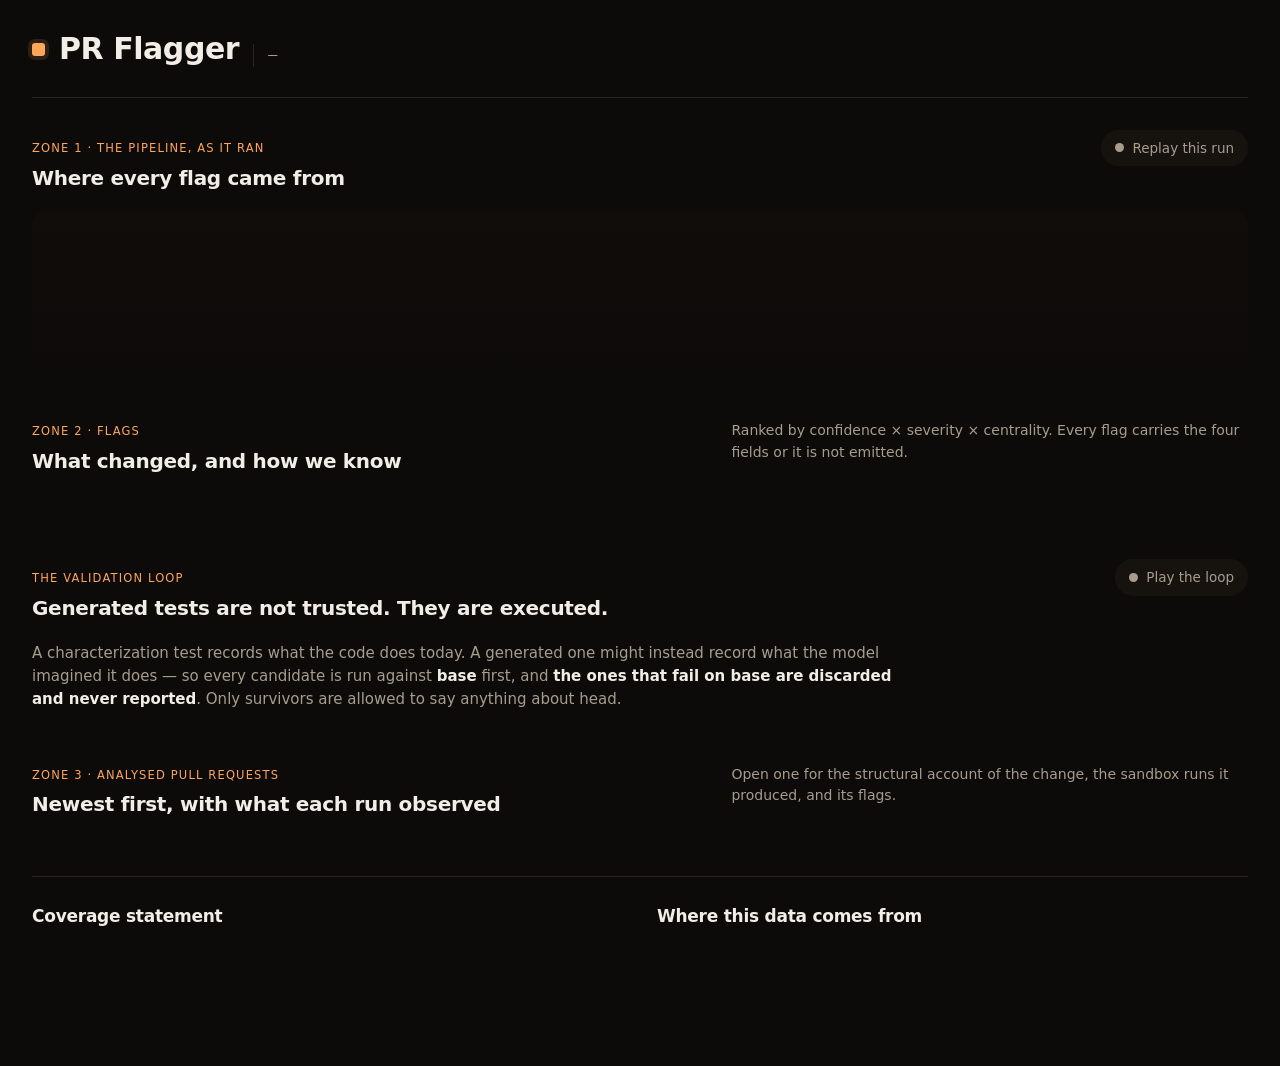
<file: prflagger/report/app.html>
<!DOCTYPE html>
<html lang="en" data-theme="dark">
<head>
<meta charset="utf-8">
<meta name="viewport" content="width=device-width, initial-scale=1">
<title>PR Flagger</title>
<style>
:root {
  --bg: #0D0B09;
  --surface: #16130F;
  --surface-2: #1F1A15;
  --text: #F2EDE6;
  --text-dim: #A79C8E;
  --line: #2A241D;
  --orange: #FFA55C;
  --orange-dim: #6B4028;
  --red: #FF6B5C;
  --green: #5CD6A0;
  /* Derived from the two orange tokens for the severity ramp: 1.0 red, 0.8 orange,
     0.5 this, 0.3 text-dim. Verified against --surface at 5.8:1. */
  --orange-mid: #C97F45;

  --mono: ui-monospace, SFMono-Regular, "SF Mono", Menlo, Consolas, monospace;
  --sans: ui-sans-serif, system-ui, -apple-system, "Segoe UI", Roboto, sans-serif;
  --pad: 28px;
  --radius: 12px;
}

* { box-sizing: border-box; }

[hidden] { display: none !important; }

html { background: var(--bg); }

body {
  margin: 0;
  background: var(--bg);
  color: var(--text);
  font: 16px/1.55 var(--sans);
  -webkit-font-smoothing: antialiased;
  text-rendering: optimizeLegibility;
}

h1, h2, h3 { margin: 0; font-weight: 600; letter-spacing: -0.015em; }

a { color: var(--orange); text-decoration: none; border-bottom: 1px solid var(--orange-dim); }
a:hover { border-bottom-color: var(--orange); }

button { font: inherit; color: inherit; background: none; border: 0; cursor: pointer; }

code, pre, .mono { font-family: var(--mono); font-variant-ligatures: none; }

.num { font-variant-numeric: tabular-nums; }

.shell { max-width: 1320px; margin: 0 auto; padding: 0 32px 96px; }

/* ---------------------------------------------------------------- masthead */

.masthead {
  display: grid;
  grid-template-columns: minmax(0, 1fr) auto;
  gap: 18px 56px;
  align-items: end;
  padding: 26px 0 16px;
  border-bottom: 1px solid var(--line);
}

.brand {
  display: flex;
  align-items: baseline;
  gap: 14px;
  flex-wrap: wrap;
}

.brand h1 { font-size: 30px; }

.brand .mark {
  width: 13px; height: 13px; border-radius: 3px;
  background: var(--orange);
  box-shadow: 0 0 0 4px rgba(255, 165, 92, 0.13);
  align-self: center;
}

.brand .repo {
  font-family: var(--mono);
  font-size: 15px;
  color: var(--text-dim);
  padding-left: 14px;
  border-left: 1px solid var(--line);
}

.claim {
  margin: 8px 0 0;
  font-size: 15.5px;
  color: var(--text-dim);
  max-width: 62ch;
}

.claim b { color: var(--text); font-weight: 600; }

.topline {
  display: grid;
  grid-template-columns: repeat(3, minmax(96px, auto));
  gap: 16px 30px;
  margin: 0;
  justify-items: start;
}

.topline div { display: flex; flex-direction: column; gap: 1px; }

.topline dt {
  order: 2;
  font-size: 10.5px;
  letter-spacing: 0.08em;
  text-transform: uppercase;
  color: var(--text-dim);
  max-width: 16ch;
  line-height: 1.3;
}

.topline dd {
  order: 1;
  margin: 0;
  font-size: 23px;
  line-height: 1.15;
  font-variant-numeric: tabular-nums;
}

.topline dd em {
  font-style: normal;
  font-size: 14px;
  color: var(--text-dim);
}

.topline dd.small { font-size: 14.5px; padding-top: 5px; color: var(--text-dim); font-family: var(--mono); }

/* ------------------------------------------------------------------ zones */

.zone { padding: 32px 0 0; }

.zone-head {
  display: flex;
  align-items: baseline;
  justify-content: space-between;
  gap: 24px;
  flex-wrap: wrap;
  margin-bottom: 18px;
}

.zone-head h2 { font-size: 20px; }

.zone-head .kicker {
  font-size: 11.5px;
  letter-spacing: 0.1em;
  text-transform: uppercase;
  color: var(--orange);
  display: block;
  margin-bottom: 5px;
}

.zone-note { color: var(--text-dim); font-size: 14px; max-width: 58ch; margin: 0; }

/* ---------------------------------------------------------------------- map */

.map-controls { display: flex; gap: 8px; align-items: center; flex-wrap: wrap; }

.map-wrap {
  background: linear-gradient(180deg, #100D0A 0%, var(--bg) 100%);
  border-radius: 14px;
  padding: 10px 6px 4px;
}

#map { width: 100%; height: auto; display: block; }

/* Wiring. Idle wiring is --orange-dim so it recedes; live wiring is --orange, and the
   gap between the two is the whole effect. Neither carries text. */
.wire { fill: none; stroke: var(--orange-dim); stroke-width: 1.6; }

.wire.is-live { stroke: var(--orange); stroke-width: 2; opacity: 0.55; }

.wire.is-dead { stroke: var(--red); opacity: 0.4; stroke-dasharray: 5 5; }

.wire-flow {
  fill: none;
  stroke: var(--orange);
  stroke-width: 2.4;
  stroke-linecap: round;
  stroke-dasharray: 16 420;
  stroke-dashoffset: 436;
  opacity: 0;
}

.wire-flow.is-flowing { opacity: 1; animation: flow 900ms linear infinite; }

@keyframes flow { to { stroke-dashoffset: 0; } }

@media (prefers-reduced-motion: reduce) {
  .wire-flow.is-flowing { animation: none; stroke-dasharray: none; opacity: 0.8; }
}

.arrow { fill: var(--orange-dim); }
.arrow.is-live { fill: var(--orange); opacity: 0.7; }
.arrow.is-dead { fill: var(--red); opacity: 0.5; }

/* Nodes */

.node { cursor: pointer; }

.node .box {
  fill: var(--surface);
  stroke: var(--line);
  stroke-width: 1;
  transition: fill 200ms ease-out, stroke 200ms ease-out;
}

.node .rail { fill: var(--orange-dim); transition: fill 200ms ease-out; }

.node .comp {
  font: 600 11px var(--mono);
  letter-spacing: 0.08em;
  fill: var(--text-dim);
  transition: fill 200ms ease-out;
}

.node .lab { font: 600 15px var(--sans); fill: var(--text-dim); transition: fill 200ms ease-out; }

.node .det { font: 400 11.5px var(--sans); fill: var(--text-dim); opacity: 0.85; }

.node .count-badge { font: 600 12px var(--mono); fill: var(--bg); }

.node.is-complete .box { fill: var(--surface-2); stroke: #3A2E22; }
.node.is-complete .rail { fill: var(--orange); }
.node.is-complete .lab { fill: var(--text); }
.node.is-complete .comp { fill: var(--orange); }

.node.is-active .box { fill: #241C14; stroke: var(--orange); stroke-width: 1.6; }
.node.is-active .rail { fill: var(--orange); }
.node.is-active .lab, .node.is-active .comp { fill: var(--orange); }

.node.is-failed .box, .node.is-timeout .box, .node.is-oom .box {
  fill: #221310;
  stroke: var(--red);
}

.node.is-failed .rail, .node.is-timeout .rail, .node.is-oom .rail { fill: var(--red); }
.node.is-failed .comp, .node.is-timeout .comp, .node.is-oom .comp { fill: var(--red); }
.node.is-failed .lab, .node.is-timeout .lab, .node.is-oom .lab { fill: var(--text); }

.node.is-selected .box { stroke: var(--orange); stroke-width: 2; }

.node .halo { fill: none; stroke: var(--orange); stroke-width: 1; opacity: 0; }

.node.is-active .halo { opacity: 0.5; }

@media (prefers-reduced-motion: no-preference) {
  .node.is-active .halo { animation: throb 1400ms ease-out infinite; }
}

@keyframes throb {
  0% { opacity: 0.55; transform: scale(1); }
  70% { opacity: 0; transform: scale(1.035); }
  100% { opacity: 0; transform: scale(1.035); }
}

#map.has-selection .node { opacity: 0.4; transition: opacity 200ms ease-out; }

#map.has-selection .node.is-selected { opacity: 1; }

.node:hover .box { stroke: var(--orange); }

.node:focus-visible .box { stroke: var(--orange); stroke-width: 2; }

.node .marker { stroke: var(--bg); stroke-width: 1; }

.marker.sev-1 { fill: var(--red); }
.marker.sev-08 { fill: var(--orange); }
.marker.sev-05 { fill: var(--orange-mid); }
.marker.sev-03 { fill: var(--text-dim); }

.node .marker-more { font: 600 10.5px var(--mono); fill: var(--text-dim); }

.vitals-head {
  font: 600 10.5px var(--mono);
  letter-spacing: 0.1em;
  fill: var(--orange);
}

.vitals-row { font: 400 12.5px var(--mono); fill: var(--text-dim); }

.vitals-note { font: 400 12.5px var(--sans); fill: var(--text-dim); }

.chip[hidden] { display: none; }

.map-foot {
  display: flex;
  justify-content: space-between;
  gap: 24px;
  flex-wrap: wrap;
  padding: 12px 4px 0;
}

.legend { display: flex; gap: 18px; flex-wrap: wrap; font-size: 12.5px; color: var(--text-dim); }

.legend span { display: inline-flex; align-items: center; gap: 7px; }

.legend i {
  width: 11px; height: 11px; border-radius: 3px;
  background: var(--surface); border: 1px solid var(--line);
  display: inline-block;
}

.legend i.complete { background: var(--surface-2); border-color: var(--orange); }
.legend i.active { background: #241C14; border-color: var(--orange); }
.legend i.failed { background: #221310; border-color: var(--red); }
.legend i.marker { border-radius: 50%; background: var(--red); border: 0; width: 9px; height: 9px; }

/* ------------------------------------------------------------------ filters */

.filters {
  display: flex;
  gap: 8px;
  flex-wrap: wrap;
  align-items: center;
  padding: 12px 0 20px;
}

.chip {
  display: inline-flex;
  align-items: center;
  gap: 8px;
  padding: 7px 13px;
  border-radius: 999px;
  background: var(--surface);
  color: var(--text-dim);
  font-size: 13.5px;
  border: 1px solid transparent;
  transition: background 180ms ease-out, color 180ms ease-out;
}

.chip:hover { color: var(--text); background: var(--surface-2); }

.chip[aria-pressed="true"] {
  background: var(--surface-2);
  color: var(--text);
  border-color: var(--orange-dim);
}

.chip .dot { width: 9px; height: 9px; border-radius: 50%; background: currentColor; }

.chip .count { font-variant-numeric: tabular-nums; color: var(--text-dim); }

.chip[aria-pressed="true"] .count { color: var(--text); }

/* Colour encodes severity, not category: the ramp is the probe severities from the
   spec — behaviour 1.0, api 0.8, coverage 0.5, lint 0.3 — so a glance at the rail
   ranks the card. The kind is spelled out in words next to it. */
.k-behavior_change { color: var(--red); }
.k-api_change { color: var(--orange); }
.k-coverage_gap { color: var(--orange-mid); }
.k-lint_regression { color: var(--text-dim); }
.k-timeout, .k-oom { color: var(--red); }

/* ------------------------------------------------------------------- flags */

.flags { display: flex; flex-direction: column; gap: 10px; }

.flag {
  position: relative;
  background: var(--surface);
  border-radius: var(--radius);
  overflow: hidden;
  scroll-margin-top: 16px;
}

.flag::before {
  content: "";
  position: absolute;
  left: 0; top: 0; bottom: 0;
  width: 3px;
  background: currentColor;
  opacity: 0.85;
}

.flag.is-open { background: var(--surface-2); }

.flag-btn {
  width: 100%;
  display: grid;
  grid-template-columns: 26px 1fr auto;
  gap: 4px 16px;
  align-items: start;
  padding: 18px 22px 18px 20px;
  text-align: left;
}

.flag-btn:hover .what { color: var(--text); }

.caret {
  width: 22px; height: 22px;
  display: grid; place-items: center;
  color: var(--text-dim);
  transition: transform 200ms ease-out, color 200ms ease-out;
}

.flag.is-open .caret,
.pr.is-open .caret { transform: rotate(90deg); color: var(--orange); }

.flag-main { min-width: 0; }

.flag-kind {
  display: inline-flex;
  align-items: center;
  gap: 7px;
  font-size: 11.5px;
  letter-spacing: 0.09em;
  text-transform: uppercase;
  font-weight: 600;
}

.flag-kind .dot { width: 8px; height: 8px; border-radius: 50%; background: currentColor; }

.flag-kind .node-tag {
  color: var(--text-dim);
  letter-spacing: 0.06em;
  font-weight: 500;
  padding-left: 9px;
  border-left: 1px solid var(--line);
}

.sym {
  font-family: var(--mono);
  font-size: 15px;
  color: var(--text);
  margin: 7px 0 0;
  overflow-wrap: anywhere;
  line-height: 1.4;
}

.what {
  margin: 5px 0 0;
  color: var(--text-dim);
  font-size: 14.5px;
  transition: color 180ms ease-out;
  overflow-wrap: anywhere;
}

.where {
  margin: 7px 0 0;
  font-family: var(--mono);
  font-size: 12.5px;
  color: var(--text-dim);
  display: flex;
  gap: 10px;
  flex-wrap: wrap;
  align-items: center;
}

.where span.sep { color: var(--line); }

.metrics {
  display: flex;
  gap: 18px;
  align-items: center;
  padding-top: 2px;
}

.metric { text-align: right; }

.metric .v {
  display: block;
  font-size: 17px;
  font-variant-numeric: tabular-nums;
  line-height: 1.2;
}

.metric .l {
  display: block;
  font-size: 10.5px;
  letter-spacing: 0.07em;
  text-transform: uppercase;
  color: var(--text-dim);
  margin-top: 2px;
}

.meter {
  width: 46px; height: 4px; border-radius: 2px;
  background: var(--line);
  margin: 6px 0 0 auto;
  overflow: hidden;
}

.meter i { display: block; height: 100%; background: currentColor; }

/* expanded body */

.flag-body { display: none; padding: 0 22px 22px 20px; }

.flag.is-open .flag-body { display: block; }

@media (prefers-reduced-motion: no-preference) {
  .flag.is-open .flag-body { animation: unfold 240ms ease-out; }
}

@keyframes unfold {
  from { opacity: 0; transform: translateY(-4px); }
  to { opacity: 1; transform: none; }
}

.field { border-top: 1px solid var(--line); padding: 16px 0 0; margin-top: 4px; }

.field + .field { margin-top: 16px; }

.field h4 {
  margin: 0 0 8px;
  font-size: 11.5px;
  letter-spacing: 0.09em;
  text-transform: uppercase;
  color: var(--text-dim);
  font-weight: 600;
}

pre.evidence {
  margin: 0;
  padding: 14px 16px;
  background: var(--bg);
  border-radius: 8px;
  font-size: 13px;
  line-height: 1.5;
  color: var(--text);
  overflow-x: auto;
  white-space: pre-wrap;
  overflow-wrap: anywhere;
  max-height: 340px;
  overflow-y: auto;
}

.evidence-cap {
  margin: 12px 0 6px;
  font-size: 12.5px;
  color: var(--text-dim);
  font-family: var(--mono);
}

pre.evidence.source { color: var(--text-dim); font-size: 12.5px; max-height: 260px; }

pre.evidence.source::selection { color: var(--text); }

.norm-statement {
  margin: 0;
  font-size: 15.5px;
  color: var(--text);
}

.norm-meta {
  display: flex;
  gap: 8px 20px;
  flex-wrap: wrap;
  margin: 10px 0 0;
  font-size: 13.5px;
  color: var(--text-dim);
}

.norm-meta span.num { color: var(--text); }

.cite { margin: 10px 0 0; font-size: 14.5px; color: var(--text-dim); }

.cite a { margin-right: 2px; }

.no-norm {
  margin: 0;
  font-size: 14.5px;
  color: var(--text-dim);
  border-left: 2px solid var(--orange-dim);
  padding-left: 14px;
}

.facts {
  display: grid;
  grid-template-columns: repeat(auto-fit, minmax(132px, 1fr));
  gap: 12px 20px;
  margin: 0;
}

.facts div { min-width: 0; }

.facts dt {
  font-size: 10.5px;
  letter-spacing: 0.07em;
  text-transform: uppercase;
  color: var(--text-dim);
}

.facts dd {
  margin: 3px 0 0;
  font-size: 14px;
  font-family: var(--mono);
  overflow-wrap: anywhere;
}

.pill {
  display: inline-block;
  padding: 2px 9px;
  border-radius: 999px;
  font-size: 12px;
  font-family: var(--mono);
  background: var(--bg);
  color: var(--text-dim);
}

.pill.passed { color: var(--green); }
.pill.failed, .pill.timeout, .pill.oom, .pill.install_failed, .pill.collection_error { color: var(--red); }

.empty {
  padding: 34px 26px;
  background: var(--surface);
  border-radius: var(--radius);
  color: var(--text-dim);
  font-size: 15px;
  max-width: 70ch;
}

/* -------------------------------------------------------------- pr list */

.zone-note.wide { max-width: 92ch; font-size: 15px; margin-bottom: 20px; }
.zone-note.wide b { color: var(--text); font-weight: 600; }

.pr-list { display: flex; flex-direction: column; gap: 8px; }

.pr {
  background: var(--surface);
  border-radius: var(--radius);
  overflow: hidden;
}

.pr.is-open { background: var(--surface-2); }

.pr-row {
  width: 100%;
  display: grid;
  grid-template-columns: 22px 78px minmax(0, 1fr) auto auto;
  gap: 4px 18px;
  align-items: center;
  padding: 15px 22px 15px 16px;
  text-align: left;
}

.pr-row .num-cell { font-family: var(--mono); font-size: 14.5px; color: var(--orange); }

.pr-row .title { min-width: 0; }

.pr-row .title b { display: block; font-weight: 600; font-size: 15.5px; }

.pr-row .title span {
  display: block;
  font-size: 12.5px;
  color: var(--text-dim);
  font-family: var(--mono);
  margin-top: 3px;
  overflow: hidden;
  text-overflow: ellipsis;
  white-space: nowrap;
}

.sev-dots { display: flex; gap: 4px; align-items: center; }

.sev-dots i { width: 9px; height: 9px; border-radius: 50%; display: block; }

.sev-dots i.sev-1 { background: var(--red); }
.sev-dots i.sev-08 { background: var(--orange); }
.sev-dots i.sev-05 { background: var(--orange-mid); }
.sev-dots i.sev-03 { background: var(--text-dim); }
.sev-dots i.ok { background: var(--green); }
.sev-dots i.bad { background: var(--red); }

.sev-dots em {
  font-style: normal;
  font-size: 12.5px;
  color: var(--text-dim);
  font-variant-numeric: tabular-nums;
  margin-left: 4px;
}

.pr-body { display: none; padding: 0 22px 24px; }

.pr.is-open .pr-body { display: block; }

.pr-grid { display: grid; grid-template-columns: minmax(0, 1fr) minmax(0, 1fr); gap: 26px; }

.panel { border-top: 1px solid var(--line); padding-top: 16px; }

.panel h4 {
  margin: 0 0 10px;
  font-size: 11.5px;
  letter-spacing: 0.09em;
  text-transform: uppercase;
  color: var(--text-dim);
  font-weight: 600;
}

.account { margin: 0; font-size: 15px; color: var(--text); }

.account .n { font-variant-numeric: tabular-nums; color: var(--orange); }

.sym-list {
  margin: 12px 0 0;
  padding: 0;
  list-style: none;
  font-family: var(--mono);
  font-size: 12.5px;
  display: flex;
  flex-direction: column;
  gap: 5px;
  max-height: 220px;
  overflow-y: auto;
}

.sym-list { mask-image: linear-gradient(180deg, #000 0, #000 88%, transparent 100%); }

.sym-list li { color: var(--text-dim); overflow-wrap: anywhere; }

.sym-list li b { color: var(--text); font-weight: 400; }

.sym-list li i { font-style: normal; color: var(--orange-mid); }

#blast { width: 100%; height: auto; display: block; margin-top: 8px; }

.blast-edge {
  fill: none;
  stroke: var(--orange-dim);
  stroke-width: 1.4;
}

.blast-edge.is-traced { stroke: var(--orange); opacity: 0.6; }

@media (prefers-reduced-motion: no-preference) {
  .blast-edge.is-traced { animation: trace 340ms ease-out both; }
}

@keyframes trace {
  from { stroke-dasharray: 0 400; }
  to { stroke-dasharray: 400 0; }
}

.blast-node { fill: var(--surface); stroke: var(--line); }
.blast-node.is-changed { fill: #241C14; stroke: var(--orange); }
.blast-label { font: 400 11px var(--mono); fill: var(--text-dim); }

.blast-head {
  font: 600 9.5px var(--mono);
  letter-spacing: 0.1em;
  fill: var(--text-dim);
}

.blast-note { font: 400 10.5px var(--mono); fill: var(--orange-mid); }

.blast-arrow { fill: var(--orange); opacity: 0.6; }
.blast-label.is-changed { fill: var(--text); }

/* --------------------------------------------------------------- sandbox run */

.run { background: var(--bg); border-radius: 10px; padding: 14px 16px; margin-top: 10px; }

.run-head {
  display: flex;
  justify-content: space-between;
  gap: 14px;
  flex-wrap: wrap;
  align-items: baseline;
}

.run-head h5 { margin: 0; font-size: 14.5px; font-weight: 600; }

.run-head .meta { font-size: 12.5px; color: var(--text-dim); font-family: var(--mono); }

.container-facts {
  display: grid;
  grid-template-columns: repeat(auto-fit, minmax(104px, 1fr));
  gap: 10px 16px;
  margin: 12px 0 0;
}

.container-facts dt {
  font-size: 10px;
  letter-spacing: 0.07em;
  text-transform: uppercase;
  color: var(--text-dim);
}

.container-facts dd { margin: 2px 0 0; font-size: 13px; font-family: var(--mono); }

.tabs { display: flex; gap: 6px; margin: 14px 0 10px; flex-wrap: wrap; align-items: center; }

.tab {
  padding: 5px 12px;
  border-radius: 7px;
  font-size: 13px;
  color: var(--text-dim);
  background: var(--surface);
}

.tab[aria-pressed="true"] { background: var(--surface-2); color: var(--text); }

.transport { display: flex; gap: 8px; align-items: center; flex-wrap: wrap; margin: 0 0 10px; }

.transport button {
  padding: 5px 11px;
  border-radius: 7px;
  background: var(--surface);
  color: var(--text-dim);
  font-size: 13px;
}

.transport button:hover { color: var(--text); background: var(--surface-2); }

.transport button.primary { background: var(--surface-2); color: var(--orange); min-width: 74px; }

.transport .clock {
  font-family: var(--mono);
  font-size: 12.5px;
  color: var(--text-dim);
  font-variant-numeric: tabular-nums;
  min-width: 96px;
}

.transport input[type="range"] { flex: 1 1 140px; accent-color: var(--orange); min-width: 120px; }

.transport input[type="search"] {
  flex: 1 1 160px;
  min-width: 140px;
  background: var(--surface);
  border: 1px solid var(--line);
  color: var(--text);
  border-radius: 7px;
  padding: 5px 10px;
  font: 13px var(--mono);
}

.log {
  background: #0A0806;
  border-radius: 8px;
  padding: 10px 0;
  height: 288px;
  overflow-y: auto;
  font: 12.5px/1.5 var(--mono);
  white-space: pre;
  color: var(--text-dim);
  scroll-behavior: auto;
}

.log .row { display: block; padding: 0 14px; }

.log .row .t {
  /* The timestamp gutter is text, so it takes a token that reaches AA — --orange-dim
     is for wiring, and at 2.2:1 it would be unreadable here. */
  color: var(--orange-mid);
  display: inline-block;
  width: 62px;
  user-select: none;
}

.log .row.is-fail { color: var(--red); }
.log .row.is-pass .v { color: var(--text-dim); }
.log .row.is-omitted { color: var(--orange-mid); font-style: italic; }
.log .row.is-hit { background: rgba(255, 165, 92, 0.13); color: var(--text); }
.log .row.is-anchor { background: rgba(255, 107, 92, 0.16); color: var(--text); }

.log-empty { padding: 14px; color: var(--text-dim); font: 13px var(--sans); }

/* ------------------------------------------------------------ the loop panel */

.loop {
  display: grid;
  grid-template-columns: 300px minmax(0, 1fr);
  gap: 28px;
  background: var(--surface);
  border-radius: var(--radius);
  padding: 22px 24px 24px;
}

.loop-steps { margin: 0; padding: 0; list-style: none; display: flex; flex-direction: column; gap: 2px; }

.loop-steps li {
  display: grid;
  grid-template-columns: 26px minmax(0, 1fr);
  gap: 10px;
  padding: 9px 0;
  color: var(--text-dim);
  font-size: 14px;
  align-items: start;
  opacity: 0.45;
  transition: opacity 200ms ease-out, color 200ms ease-out;
}

.loop-steps li.is-reached { opacity: 1; }

.loop-steps li.is-current { color: var(--text); }

.loop-steps li .n {
  width: 24px; height: 24px; border-radius: 50%;
  display: grid; place-items: center;
  font: 600 12px var(--mono);
  background: var(--surface-2);
  color: var(--text-dim);
}

.loop-steps li.is-reached .n { background: var(--orange-dim); color: var(--text); }
.loop-steps li.is-current .n { background: var(--orange); color: #241C14; }
.loop-steps li.is-verdict.is-reached .n { background: var(--red); color: #241310; }

.loop-steps li b { color: var(--text); font-weight: 600; }

.loop-tests { display: flex; flex-direction: column; gap: 6px; min-height: 340px; }

.cand {
  display: grid;
  grid-template-columns: 20px minmax(0, 1fr) auto;
  gap: 12px;
  align-items: center;
  padding: 9px 14px;
  border-radius: 8px;
  background: var(--surface-2);
  font: 13px var(--mono);
  color: var(--text-dim);
  transition: opacity 260ms ease-out, transform 260ms ease-out, color 200ms ease-out,
    background 200ms ease-out;
}

.cand .mark { text-align: center; color: var(--text-dim); }

.cand .name { overflow-wrap: anywhere; }

.cand .note { font-size: 11.5px; color: var(--text-dim); }

.cand.is-new { background: #231C14; color: var(--text); }
.cand.is-pass { color: var(--text); }
.cand.is-pass .mark { color: var(--green); }
.cand.is-discarded { color: var(--text-dim); }
.cand.is-discarded .name { text-decoration: line-through; }
.cand.is-discarded .mark { color: var(--red); }
.cand.is-falling { opacity: 0; transform: translateY(14px); }
.cand.is-gone { display: none; }
.cand.is-fail {
  background: #221310;
  color: var(--text);
  box-shadow: inset 0 0 0 1px var(--red);
}
.cand.is-fail .mark { color: var(--red); }

.loop-metrics {
  display: flex;
  gap: 26px;
  flex-wrap: wrap;
  margin: 18px 0 0;
  padding-top: 16px;
  border-top: 1px solid var(--line);
}

.loop-metrics div { display: flex; flex-direction: column; gap: 2px; }

.loop-metrics dd, .loop-metrics .v {
  margin: 0;
  font-size: 21px;
  font-variant-numeric: tabular-nums;
}

.loop-metrics .l {
  font-size: 10.5px;
  letter-spacing: 0.08em;
  text-transform: uppercase;
  color: var(--text-dim);
}

.loop-caption { margin: 14px 0 0; font-size: 13.5px; color: var(--text-dim); max-width: 78ch; }

@media (max-width: 1080px) {
  .loop { grid-template-columns: 1fr; gap: 20px; }
  .pr-grid { grid-template-columns: 1fr; }
}

/* ------------------------------------------------------------------ footer */

.footer { margin-top: 56px; padding-top: 26px; border-top: 1px solid var(--line); }

.footer h2 { font-size: 17px; margin-bottom: 14px; }

.two-col { display: grid; grid-template-columns: 1fr 1fr; gap: 34px; }

table.plain { border-collapse: collapse; width: 100%; font-size: 14px; }

table.plain td { padding: 7px 14px 7px 0; vertical-align: top; border-bottom: 1px solid var(--line); }

table.plain td.k { color: var(--text); white-space: nowrap; font-family: var(--mono); font-size: 13px; }

table.plain td.v { color: var(--text-dim); }

.skipped td.k { color: var(--text-dim); }

.legal { margin-top: 26px; font-size: 13px; color: var(--text-dim); max-width: 86ch; }

@media (max-width: 900px) {
  .two-col { grid-template-columns: 1fr; gap: 26px; }
  /* The stat strip needs ~350px of its own; below this it takes its own row rather
     than squeezing the masthead's first column down to one word per line. */
  .masthead { grid-template-columns: minmax(0, 1fr); }
  .topline { grid-template-columns: repeat(3, minmax(0, 1fr)); width: 100%; }
}

@media (max-width: 620px) {
  .topline { grid-template-columns: repeat(2, minmax(0, 1fr)); gap: 14px 18px; }
  .topline dt { max-width: none; }
  /* A candidate's name is one long identifier; at this width it needs the whole row,
     with its verdict underneath rather than fighting it for space. */
  .cand { grid-template-columns: 18px minmax(0, 1fr); gap: 4px 10px; font-size: 12px; }
  .cand .note { grid-column: 2; }
  .cand .mark { grid-row: span 2; align-self: start; }
  .loop { padding: 18px 14px 20px; }
  .loop-tests { min-height: 0; }
  .pr-row { grid-template-columns: 20px minmax(0, 1fr); gap: 6px 12px; padding: 14px 14px; }
  .pr-row .num-cell { grid-column: 2; }
  .pr-row .sev-dots { grid-column: 2; }
  .pr-body { padding: 0 14px 18px; }
  .container-facts { grid-template-columns: repeat(2, minmax(0, 1fr)); }
  .shell { padding: 0 16px 64px; }
  .masthead { padding-top: 28px; }
  .brand h1 { font-size: 24px; }
  .brand .repo { padding-left: 0; border-left: 0; }
  .topline { gap: 22px; }
  .topline dd { font-size: 21px; }
  .flag-btn { grid-template-columns: 20px 1fr; padding: 15px 16px 15px 14px; }
  .metrics { grid-column: 2; justify-content: flex-start; padding-top: 10px; }
  .metric { text-align: left; }
  .meter { margin-left: 0; }
  .flag-body { padding: 0 16px 18px 14px; }
}
</style>
</head>
<body>
<div class="shell">

  <header class="masthead">
    <div>
      <div class="brand">
        <span class="mark"></span>
        <h1>PR Flagger</h1>
        <span class="repo" id="repo-name">—</span>
      </div>
      <p class="claim" id="claim"></p>
    </div>
    <dl class="topline" id="topline"></dl>
  </header>

  <section class="zone" id="zone-map">
    <div class="zone-head">
      <div>
        <span class="kicker">Zone 1 · The pipeline, as it ran</span>
        <h2 id="map-title">Where every flag came from</h2>
      </div>
      <div class="map-controls">
        <button class="chip" id="replay-run" aria-pressed="false">
          <span class="dot"></span><span id="replay-label">Replay this run</span>
        </button>
        <button class="chip" id="clear-node" hidden>Clear node filter</button>
      </div>
    </div>
    <div class="map-wrap">
      <svg id="map" role="img" aria-labelledby="map-title" preserveAspectRatio="xMidYMid meet">
        <g id="wires"></g>
        <g id="nodes"></g>
      </svg>
    </div>
    <div class="map-foot">
      <div class="legend" id="legend"></div>
      <p class="zone-note" id="map-note"></p>
    </div>
  </section>

  <section class="zone" id="zone-flags">
    <div class="zone-head">
      <div>
        <span class="kicker">Zone 2 · Flags</span>
        <h2>What changed, and how we know</h2>
      </div>
      <p class="zone-note">Ranked by confidence &times; severity &times; centrality. Every
      flag carries the four fields or it is not emitted.</p>
    </div>
    <div class="filters" id="filters"></div>
    <div class="flags" id="flags"></div>
  </section>

  <section class="zone" id="zone-loop">
    <div class="zone-head">
      <div>
        <span class="kicker">The validation loop</span>
        <h2>Generated tests are not trusted. They are executed.</h2>
      </div>
      <div class="map-controls">
        <button class="chip" id="loop-play" aria-pressed="false">
          <span class="dot"></span><span id="loop-play-label">Play the loop</span>
        </button>
      </div>
    </div>
    <p class="zone-note wide">A characterization test records what the code does today.
    A generated one might instead record what the model imagined it does — so every
    candidate is run against <b>base</b> first, and <b>the ones that fail on base are
    discarded and never reported</b>. Only survivors are allowed to say anything about
    head.</p>
    <div id="loop"></div>
  </section>

  <section class="zone" id="zone-prs">
    <div class="zone-head">
      <div>
        <span class="kicker">Zone 3 · Analysed pull requests</span>
        <h2>Newest first, with what each run observed</h2>
      </div>
      <p class="zone-note">Open one for the structural account of the change, the
      sandbox runs it produced, and its flags.</p>
    </div>
    <div id="prs"></div>
  </section>

  <footer class="footer">
    <div class="two-col">
      <div>
        <h2>Coverage statement</h2>
        <p class="zone-note" id="coverage-line"></p>
        <table class="plain" id="coverage"></table>
      </div>
      <div>
        <h2>Where this data comes from</h2>
        <table class="plain" id="provenance"></table>
      </div>
    </div>
    <p class="legal" id="legal"></p>
  </footer>

</div>

<script>
"use strict";

const DATA = /*__PRFLAGGER_PAYLOAD__*/null;

/* ------------------------------------------------------------------ helpers */

const $ = (sel) => document.querySelector(sel);

const KIND_LABEL = {
  behavior_change: "behaviour change",
  api_change: "api change",
  coverage_gap: "coverage gap",
  lint_regression: "lint regression",
  timeout: "timeout",
  oom: "out of memory",
};

const NODE_LABEL = {};
(DATA.pipeline ? DATA.pipeline.nodes : []).forEach((node) => {
  NODE_LABEL[node.id] = node.component + " " + node.label;
});

function el(tag, attrs, children) {
  const node = document.createElement(tag);
  for (const key in attrs || {}) {
    const value = attrs[key];
    if (value === null || value === undefined || value === false) continue;
    if (key === "class") node.className = value;
    else if (key === "text") node.textContent = value;
    else node.setAttribute(key, value === true ? "" : String(value));
  }
  (children || []).forEach((child) => {
    if (child === null || child === undefined) return;
    node.appendChild(typeof child === "string" ? document.createTextNode(child) : child);
  });
  return node;
}

function fixed(value, places) {
  return Number(value || 0).toFixed(places === undefined ? 2 : places);
}

function prById(number) {
  return (DATA.prs || []).find((pr) => pr.number === number) || null;
}

function runById(id) {
  return (DATA.runs || []).find((run) => run.id === id) || null;
}

/* ----------------------------------------------------------------- masthead */

function renderMasthead() {
  const profile = DATA.profile || {};
  const counts = DATA.counts || {findings: 0, cited: 0, uncited: 0};
  $("#repo-name").textContent = profile.repo || "unknown repository";

  $("#claim").innerHTML = "";
  $("#claim").append(
    el("b", {text: "Observations, each with evidence."}),
    " This page never says approve, reject or looks fine. It reports what changed, how it" +
      " was measured, which standard of this repository makes it matter, and how confident" +
      " the measurement is."
  );

  const behaviour = (counts.by_kind || {}).behavior_change || 0;
  const discard = (DATA.validation || []).length
    ? Math.round(
        (DATA.validation.reduce((total, round) => total + round.discard_rate, 0) /
          DATA.validation.length) *
          100
      ) + "%"
    : "—";
  const rows = [
    ["Flags", String(counts.findings), null, null],
    ["Behaviour changes", String(behaviour), null, null],
    ["Citing a standard", String(counts.cited), " of " + counts.findings, null],
    ["Pull requests", String((DATA.prs || []).length), null, null],
    ["Sandbox runs", String((DATA.runs || []).length), null, null],
    ["Discarded on base", discard, null, null],
  ];
  const list = $("#topline");
  list.innerHTML = "";
  rows.forEach(([label, value, suffix, cls]) => {
    const dd = el("dd", {class: cls || null}, [value]);
    if (suffix) dd.appendChild(el("em", {text: suffix}));
    list.appendChild(el("div", {}, [dd, el("dt", {text: label})]));
  });
}

/* ---------------------------------------------------------------------- map */

/* Two hand-laid layouts rather than a force simulation: the pipeline has one correct
   reading order and a solver would keep re-deciding it. Wide is the data flow as the
   spec draws it; narrow is the same graph as a single column. */
const WIDE = {
  width: 1320,
  height: 470,
  box: {w: 172, h: 64},
  at: {
    pr: [40, 32, 132, 64],
    c2: [228, 32],
    c3: [424, 32],
    c1base: [620, 32],
    filter: [620, 124],
    c1head: [620, 216],
    c4: [856, 216],
    c10: [1112, 272, 176, 98],
    c5: [40, 306],
    c6: [236, 306],
    c7: [432, 306],
    c8: [628, 306],
    c9: [40, 400, 176, 64],
  },
  // The terminus takes three inputs at three heights, so nothing crosses.
  merge: {c4: [1066, 296], c8: [1046, 320], c9: [1026, 344]},
};

const NARROW = {
  width: 420,
  height: 1112,
  box: {w: 286, h: 66},
  at: {
    pr: [67, 6, 286, 66],
    c2: [67, 84],
    c3: [67, 160],
    c1base: [67, 236],
    filter: [67, 312],
    c1head: [67, 388],
    c4: [67, 464],
    c5: [67, 564],
    c6: [67, 640],
    c7: [67, 716],
    c8: [67, 792],
    c9: [67, 892],
    c10: [67, 1016, 286, 66],
  },
};

const SVG_NS = "http://www.w3.org/2000/svg";

const state = {
  kinds: new Set(),
  node: null,
  openFlags: new Set(),
  highlight: null,
  replaying: false,
};

function svg(tag, attrs, children) {
  const node = document.createElementNS(SVG_NS, tag);
  for (const key in attrs || {}) {
    const value = attrs[key];
    if (value === null || value === undefined || value === false) continue;
    if (key === "text") node.textContent = String(value);
    else node.setAttribute(key, String(value));
  }
  (children || []).forEach((child) => child && node.appendChild(child));
  return node;
}

function layout() {
  return window.innerWidth < 760 ? NARROW : WIDE;
}

function geometry(nodeId, plan) {
  const at = plan.at[nodeId];
  if (!at) return null;
  return {x: at[0], y: at[1], w: at[2] || plan.box.w, h: at[3] || plan.box.h};
}

function nodeById(id) {
  return (DATA.pipeline ? DATA.pipeline.nodes : []).find((node) => node.id === id) || null;
}

function findingsForNode(id) {
  return (DATA.findings || []).filter((finding) => finding.node === id);
}

function severityClass(severity) {
  if (severity >= 0.95) return "sev-1";
  if (severity >= 0.7) return "sev-08";
  if (severity >= 0.45) return "sev-05";
  return "sev-03";
}

/* A node counts as live when this run actually put data through it. Idle and failed
   nodes stay on the map: a component that could not run is a fact about the run. */
function isLive(node) {
  return node && (node.status === "complete" || node.status === "active");
}

function wirePath(edge, plan) {
  const from = geometry(edge.from, plan);
  const to = geometry(edge.to, plan);
  if (!from || !to) return null;
  const narrow = plan === NARROW;
  const fromRight = [from.x + from.w, from.y + from.h / 2];
  const fromBottom = [from.x + from.w / 2, from.y + from.h];
  const toLeft = [to.x, to.y + to.h / 2];
  const toTop = [to.x + to.w / 2, to.y];

  if (narrow) {
    // Straight down the column, except the three that jump to the terminus.
    if (edge.to === "c10" && edge.from !== "c9") {
      const side = edge.from === "c4" ? to.x + to.w + 22 : to.x - 22;
      const mid = fromRight[1];
      const anchorX = edge.from === "c4" ? fromRight[0] : from.x;
      const entry = edge.from === "c4" ? to.x + to.w : to.x;
      return {
        d: `M ${anchorX} ${mid} H ${side} V ${to.y + to.h / 2} H ${entry}`,
        head: [entry, to.y + to.h / 2, edge.from === "c4" ? 180 : 0],
      };
    }
    return {
      d: `M ${fromBottom[0]} ${fromBottom[1]} V ${toTop[1]}`,
      head: [toTop[0], toTop[1], 90],
    };
  }

  // The brain chain and the probes merge into the report from the left, at their own
  // heights, so three arrows arrive without ever crossing.
  if (edge.to === "c10") {
    const merge = (plan.merge || {})[edge.from];
    if (!merge) return null;
    const [turnX, entryY] = merge;
    return {
      d: `M ${fromRight[0]} ${fromRight[1]} H ${turnX} V ${entryY} H ${to.x}`,
      head: [to.x, entryY, 0],
    };
  }
  if (from.x === to.x) {
    return {
      d: `M ${fromBottom[0]} ${fromBottom[1]} V ${toTop[1]}`,
      head: [toTop[0], toTop[1], 90],
    };
  }
  return {
    d: `M ${fromRight[0]} ${fromRight[1]} H ${toLeft[0]}`,
    head: [toLeft[0], toLeft[1], 0],
  };
}

function renderMap() {
  const plan = layout();
  const map = $("#map");
  map.setAttribute("viewBox", `0 0 ${plan.width} ${plan.height}`);
  map.classList.toggle("has-selection", Boolean(state.node || state.highlight));
  const wires = $("#wires");
  const nodes = $("#nodes");
  wires.innerHTML = "";
  nodes.innerHTML = "";

  (DATA.pipeline ? DATA.pipeline.edges : []).forEach((edge) => {
    const path = wirePath(edge, plan);
    if (!path) return;
    const source = nodeById(edge.from);
    const target = nodeById(edge.to);
    const live = isLive(source) && isLive(target);
    // Red is reserved for what actually broke. A component that simply did not run
    // leaves its wiring dim, which is the idle treatment, not an error.
    const broken = source && ["failed", "timeout", "oom"].includes(source.status);
    const cls = live ? " is-live" : broken ? " is-dead" : "";
    wires.appendChild(
      svg("path", {class: "wire" + cls, d: path.d, "data-edge": edge.from + ">" + edge.to})
    );
    wires.appendChild(
      svg("path", {
        class: "wire-flow",
        d: path.d,
        "data-flow": edge.from + ">" + edge.to,
      })
    );
    const [hx, hy, rotation] = path.head;
    wires.appendChild(
      svg("path", {
        class: "arrow" + cls,
        d: "M 0 0 L -9 -4.6 L -9 4.6 Z",
        transform: `translate(${hx} ${hy}) rotate(${rotation})`,
      })
    );
  });

  const facts = vitals(plan);
  if (facts) wires.appendChild(facts);

  (DATA.pipeline ? DATA.pipeline.nodes : []).forEach((node) => {
    const box = geometry(node.id, plan);
    if (!box) return;
    nodes.appendChild(nodeGroup(node, box, plan));
  });
}

function nodeGroup(node, box, plan) {
  const produced = findingsForNode(node.id);
  const group = svg("g", {
    class:
      "node is-" +
      node.status +
      (state.node === node.id ? " is-selected" : "") +
      (state.highlight === node.id ? " is-selected" : ""),
    "data-node": node.id,
    tabindex: "0",
    role: "button",
    "aria-label":
      node.component +
      " " +
      node.label +
      ": " +
      node.status +
      (node.detail ? ", " + node.detail : "") +
      (produced.length ? ", " + produced.length + " flags" : ""),
  });

  group.appendChild(
    svg("rect", {
      class: "halo",
      x: box.x - 4,
      y: box.y - 4,
      width: box.w + 8,
      height: box.h + 8,
      rx: 12,
      style: "transform-origin: " + (box.x + box.w / 2) + "px " + (box.y + box.h / 2) + "px",
    })
  );
  group.appendChild(
    svg("rect", {class: "box", x: box.x, y: box.y, width: box.w, height: box.h, rx: 10})
  );
  group.appendChild(
    svg("rect", {class: "rail", x: box.x, y: box.y + 10, width: 3, height: box.h - 20, rx: 1.5})
  );
  // Every label is clipped to its own box: a detail line that escapes its node reads as
  // a connection to the node beside it.
  const clipId = "clip-" + node.id;
  const clipped = svg("g", {"clip-path": "url(#" + clipId + ")"});
  clipped.appendChild(
    svg("clipPath", {id: clipId}, [
      svg("rect", {x: box.x, y: box.y, width: box.w - 8, height: box.h, rx: 10}),
    ])
  );
  clipped.appendChild(
    svg("text", {class: "comp", x: box.x + 14, y: box.y + 19, text: node.component.toUpperCase()})
  );
  clipped.appendChild(svg("text", {class: "lab", x: box.x + 14, y: box.y + 39, text: node.label}));

  const detail = statusLine(node, box);
  if (detail) {
    clipped.appendChild(
      svg("text", {class: "det", x: box.x + 14, y: box.y + box.h - 10, text: detail})
    );
  }
  group.appendChild(clipped);

  if (produced.length) {
    const markers = svg("g", {class: "markers"});
    const shown = produced.slice(0, plan === NARROW ? 10 : 7);
    shown.forEach((finding, index) => {
      markers.appendChild(
        svg("circle", {
          class: "marker " + severityClass(finding.severity),
          cx: box.x + box.w - 16 - index * 13,
          cy: box.y + 14,
          r: 4.6,
          "data-finding": finding.id,
        })
      );
    });
    if (produced.length > shown.length) {
      markers.appendChild(
        svg("text", {
          class: "marker-more",
          x: box.x + box.w - 20 - shown.length * 13,
          y: box.y + 18,
          "text-anchor": "end",
          text: "+" + (produced.length - shown.length),
        })
      );
    }
    group.appendChild(markers);
  }

  const activate = () => selectNode(node.id === state.node ? null : node.id);
  group.addEventListener("click", activate);
  group.addEventListener("keydown", (event) => {
    if (event.key === "Enter" || event.key === " ") {
      event.preventDefault();
      activate();
    }
  });
  return group;
}

/* The measured numbers come first and the prose second, because the numbers are what a
   node's line is for. Anything past the box is clipped, so the budget is generous. */
function statusLine(node, box) {
  const bits = [];
  if (node.count !== null && node.count !== undefined) bits.push(node.count + " out");
  if (node.duration_s) bits.push(node.duration_s + "s");
  const measured = bits.join(" · ");
  const text = node.detail ? (measured ? measured + " · " + node.detail : node.detail) : measured;
  const room = Math.floor((box.w - 30) / 6.05);
  return text.length > room ? text.slice(0, room - 1).trimEnd() + "…" : text;
}

/* The isolation facts, in the map's empty quarter. They are the same caps every run in
   this pass carried, read off the runs themselves rather than off the spec. */
function vitals(plan) {
  const runs = DATA.runs || [];
  if (!runs.length || plan === NARROW) return null;
  const caps = runs.map((run) => run.memory_mb);
  const tests = runs.reduce((total, run) => total + run.tests_total, 0);
  const wall = runs.reduce((total, run) => total + run.wall_s, 0);
  const odd = runs.filter((run) => ["timeout", "oom"].includes(run.outcome));
  const lines = [
    "EVERY EXECUTION IN THIS PASS",
    "network  disabled (--network=none)",
    "root fs  read-only, tmpfs for /tmp",
    "user     1000:1000, all caps dropped",
    "memory   " + Math.min.apply(null, caps) + "–" + Math.max.apply(null, caps) + " MB, swap capped to match",
    "",
    tests.toLocaleString() + " tests executed across " + runs.length + " recorded runs, " + wall.toFixed(1) + "s of wall time",
    odd.length
      ? odd.map((run) => run.outcome + " (exit " + run.exit_code + ")").join(", ") + " — returned as outcomes, not raised"
      : "no timeouts or OOMs in this pass",
  ];
  const group = svg("g", {class: "vitals"});
  lines.forEach((text, index) => {
    if (!text) return;
    group.appendChild(
      svg("text", {
        class: index === 0 ? "vitals-head" : index >= 6 ? "vitals-note" : "vitals-row",
        x: 44,
        y: 138 + index * 19 + (index >= 6 ? 6 : 0),
        text: text,
      })
    );
  });
  return group;
}

function selectNode(id) {
  state.node = id;
  state.highlight = null;
  $("#clear-node").hidden = !id;
  renderMap();
  renderFlags();
  renderFilters();
}

/* Clicking a flag lights its origin node: the two zones are one instrument, so the
   link has to be visible in both directions. */
function highlightNode(id) {
  state.highlight = id;
  renderMap();
  const target = $('#nodes [data-node="' + id + '"]');
  if (target && target.scrollIntoView) target.scrollIntoView({block: "nearest"});
}

function renderLegend() {
  const legend = $("#legend");
  legend.innerHTML = "";
  [
    ["", "idle — did not run"],
    ["complete", "complete"],
    ["active", "active"],
    ["failed", "failed, timed out or OOM"],
    ["marker", "each dot is a flag produced here"],
  ].forEach(([cls, label]) => {
    legend.appendChild(el("span", {}, [el("i", {class: cls || null}), label]));
  });

  const nodes = (DATA.pipeline ? DATA.pipeline.nodes : []);
  const ran = nodes.filter(isLive).length;
  const broken = nodes.filter((node) => ["failed", "timeout", "oom"].includes(node.status));
  $("#map-note").textContent =
    ran +
    " of " +
    nodes.length +
    " components ran in this pass" +
    (broken.length ? ", " + broken.length + " could not" : "") +
    ". Click a node to filter the flags below; click a flag to light the node that produced it.";
}

/* The replay is the recorded order and the recorded durations, compressed to a fixed
   wall clock so the whole pass is watchable. Nothing here is invented: a node with no
   measured duration is held for the same short beat as its neighbours. */
const REPLAY_ORDER = [
  ["pr", "c2"],
  ["c2", "c3"],
  ["c3", "c1base"],
  ["c1base", "filter"],
  ["filter", "c1head"],
  ["c1head", "c4"],
  ["c5", "c6"],
  ["c6", "c7"],
  ["c7", "c8"],
  ["c9", "c10"],
  ["c8", "c10"],
  ["c4", "c10"],
];

let replayTimers = [];

function stopReplay() {
  replayTimers.forEach(clearTimeout);
  replayTimers = [];
  state.replaying = false;
  $("#replay-run").setAttribute("aria-pressed", "false");
  $("#replay-label").textContent = "Replay this run";
  renderMap();
}

function replay() {
  if (state.replaying) {
    stopReplay();
    return;
  }
  state.replaying = true;
  $("#replay-run").setAttribute("aria-pressed", "true");
  $("#replay-label").textContent = "Stop replay";

  const original = {};
  (DATA.pipeline.nodes || []).forEach((node) => {
    original[node.id] = node.status;
    if (isLive(node)) node.status = "idle";
  });
  renderMap();

  const reduce = window.matchMedia("(prefers-reduced-motion: reduce)").matches;
  const step = reduce ? 240 : 420;
  let clock = 200;

  REPLAY_ORDER.forEach(([from, to]) => {
    const source = nodeById(from);
    const target = nodeById(to);
    if (!source || !target) return;
    const live = original[from] === "complete" || original[from] === "active";
    replayTimers.push(
      setTimeout(() => {
        source.status = live ? "active" : original[from];
        renderMap();
        if (live && !reduce) {
          const flow = $('#wires [data-flow="' + from + ">" + to + '"]');
          if (flow) flow.classList.add("is-flowing");
        }
      }, clock)
    );
    clock += step;
    replayTimers.push(
      setTimeout(() => {
        source.status = original[from];
        const flow = $('#wires [data-flow="' + from + ">" + to + '"]');
        if (flow) flow.classList.remove("is-flowing");
        target.status = original[to] === "idle" ? "idle" : original[to] === "complete" ? "active" : original[to];
        renderMap();
      }, clock)
    );
  });

  replayTimers.push(
    setTimeout(() => {
      Object.keys(original).forEach((id) => {
        const node = nodeById(id);
        if (node) node.status = original[id];
      });
      stopReplay();
    }, clock + step)
  );
}

/* -------------------------------------------------------------------- flags */

function visibleFindings() {
  let findings = DATA.findings || [];
  if (state.node) findings = findings.filter((finding) => finding.node === state.node);
  if (state.kinds.size) findings = findings.filter((finding) => state.kinds.has(finding.kind));
  return findings;
}

function renderFilters() {
  const bar = $("#filters");
  bar.innerHTML = "";
  const pool = state.node
    ? (DATA.findings || []).filter((finding) => finding.node === state.node)
    : DATA.findings || [];
  const byKind = {};
  pool.forEach((finding) => {
    byKind[finding.kind] = (byKind[finding.kind] || 0) + 1;
  });
  const kinds = Object.keys(byKind).sort((a, b) => byKind[b] - byKind[a]);

  if (state.node) {
    const node = nodeById(state.node);
    bar.appendChild(
      el("button", {class: "chip is-node", "aria-pressed": "true", "data-clear-node": "1"}, [
        el("span", {class: "dot"}),
        el("span", {text: node ? node.component + " " + node.label : state.node}),
        el("span", {class: "count num", text: "×"}),
      ])
    );
  }

  bar.appendChild(
    el(
      "button",
      {
        class: "chip",
        "aria-pressed": state.kinds.size === 0,
        "data-kind": "",
      },
      [el("span", {text: "All"}), el("span", {class: "count num", text: String(pool.length)})]
    )
  );

  kinds.forEach((kind) => {
    bar.appendChild(
      el(
        "button",
        {
          class: "chip k-" + kind,
          "aria-pressed": state.kinds.has(kind),
          "data-kind": kind,
        },
        [
          el("span", {class: "dot"}),
          el("span", {text: KIND_LABEL[kind] || kind}),
          el("span", {class: "count num", text: String(byKind[kind])}),
        ]
      )
    );
  });

  bar.querySelectorAll("button").forEach((button) => {
    button.addEventListener("click", () => {
      if (button.hasAttribute("data-clear-node")) {
        selectNode(null);
        return;
      }
      const kind = button.getAttribute("data-kind");
      if (!kind) state.kinds.clear();
      else if (state.kinds.has(kind)) state.kinds.delete(kind);
      else state.kinds.add(kind);
      renderFilters();
      renderFlags();
    });
  });
}

function flagCard(finding) {
  const open = state.openFlags.has(finding.id);
  const card = el("article", {
    class: "flag k-" + finding.kind + (open ? " is-open" : ""),
    id: "flag-" + finding.id,
    "data-node": finding.node,
  });

  const header = el("button", {class: "flag-btn", "aria-expanded": open}, [
    el("span", {class: "caret"}, [caretIcon()]),
    el("span", {class: "flag-main"}, [
      el("span", {class: "flag-kind"}, [
        el("span", {class: "dot"}),
        el("span", {text: KIND_LABEL[finding.kind] || finding.kind}),
        el("span", {class: "node-tag", text: NODE_LABEL[finding.node] || finding.node}),
      ]),
      el("p", {class: "sym", text: finding.symbol}),
      el("p", {class: "what", text: observation(finding)}),
      whereLine(finding),
    ]),
    el("span", {class: "metrics"}, [
      el("span", {class: "metric"}, [
        el("span", {class: "v", text: fixed(finding.confidence)}),
        el("span", {class: "l", text: "confidence"}),
        meter(finding.confidence),
      ]),
      el("span", {class: "metric"}, [
        el("span", {class: "v", text: fixed(finding.severity)}),
        el("span", {class: "l", text: "severity"}),
        meter(finding.severity),
      ]),
    ]),
  ]);

  header.addEventListener("click", () => {
    if (state.openFlags.has(finding.id)) state.openFlags.delete(finding.id);
    else state.openFlags.add(finding.id);
    const isOpen = state.openFlags.has(finding.id);
    card.classList.toggle("is-open", isOpen);
    header.setAttribute("aria-expanded", String(isOpen));
    if (isOpen) highlightNode(finding.node);
  });

  card.appendChild(header);
  card.appendChild(flagBody(finding));
  return card;
}

/* The probes name the symbol inside the observation, and the card already shows it as
   its heading; repeating it twice reads as a stutter. The text itself is untouched. */
function observation(finding) {
  const text = finding.what_changed;
  if (text.startsWith(finding.symbol + " ")) return text.slice(finding.symbol.length + 1);
  if (text.startsWith(finding.symbol + ":")) return text.slice(finding.symbol.length + 1).trim();
  return text;
}

function whereLine(finding) {
  const where = finding.where || {};
  const line = el("p", {class: "where"});
  const bits = [];
  if (finding.pr) {
    bits.push(
      el("a", {href: prUrl(finding.pr), target: "_blank", rel: "noopener", text: "#" + finding.pr})
    );
  }
  if (where.file) {
    const label = where.file + (where.line_start ? ":" + where.line_start : "");
    bits.push(
      where.url
        ? el("a", {href: where.url, target: "_blank", rel: "noopener", text: label})
        : el("span", {text: label})
    );
  }
  if (finding.run) {
    const run = runById(finding.run);
    if (run) bits.push(el("span", {class: "pill " + run.outcome, text: "run " + run.outcome}));
  }
  bits.forEach((bit, index) => {
    // The separator sits between text bits only: a pill that wraps onto its own line
    // would otherwise leave a slash hanging at the end of the previous one.
    if (index && !bit.classList.contains("pill")) {
      line.appendChild(el("span", {class: "sep", text: "/"}));
    }
    line.appendChild(bit);
  });
  return bits.length ? line : null;
}

function caretIcon() {
  const svg = document.createElementNS("http://www.w3.org/2000/svg", "svg");
  svg.setAttribute("viewBox", "0 0 16 16");
  svg.setAttribute("width", "13");
  svg.setAttribute("height", "13");
  svg.setAttribute("aria-hidden", "true");
  const path = document.createElementNS("http://www.w3.org/2000/svg", "path");
  path.setAttribute("d", "M5 2.5 L11 8 L5 13.5");
  path.setAttribute("fill", "none");
  path.setAttribute("stroke", "currentColor");
  path.setAttribute("stroke-width", "1.8");
  path.setAttribute("stroke-linecap", "round");
  path.setAttribute("stroke-linejoin", "round");
  svg.appendChild(path);
  return svg;
}

function meter(value) {
  return el("span", {class: "meter"}, [
    el("i", {style: "width:" + Math.round(Math.max(0, Math.min(1, value)) * 100) + "%"}),
  ]);
}

function flagBody(finding) {
  const body = el("div", {class: "flag-body"});

  const evidence = el("div", {class: "field"}, [
    el("h4", {text: "How we know"}),
    el("pre", {class: "evidence", text: finding.how_we_know}),
  ]);
  const where = finding.where || {};
  if (where.excerpt) {
    evidence.appendChild(
      el("p", {class: "evidence-cap"}, [
        "The code it refers to, at head: ",
        where.url
          ? el("a", {
              href: where.url,
              target: "_blank",
              rel: "noopener",
              text: where.file + ":" + where.line_start + "-" + where.line_end,
            })
          : el("span", {text: where.file}),
      ])
    );
    evidence.appendChild(el("pre", {class: "evidence source", text: where.excerpt}));
  }
  body.appendChild(evidence);

  const normField = el("div", {class: "field"}, [el("h4", {text: "Repo standard"})]);
  if (finding.norm) {
    normField.appendChild(el("p", {class: "norm-statement", text: "“" + finding.norm.statement + "”"}));
    const meta = el("p", {class: "norm-meta"});
    const mined = finding.norm.support > 0 || finding.norm.distinct_reviewers > 0;
    if (mined) {
      meta.append(
        el("span", {}, [el("span", {class: "num", text: String(finding.norm.support)}), " enforcing review comments"]),
        el("span", {}, [el("span", {class: "num", text: String(finding.norm.distinct_reviewers)}), " distinct reviewers"]),
        el("span", {}, ["scope ", el("span", {class: "num", text: finding.norm.scope})]),
        el("span", {}, ["norm confidence ", el("span", {class: "num", text: fixed(finding.norm.confidence)})])
      );
    } else {
      meta.append(
        el("span", {}, ["declared, not mined — ", el("span", {class: "num", text: declaredSource(finding.norm.id)})]),
        el("span", {}, ["scope ", el("span", {class: "num", text: finding.norm.scope})])
      );
    }
    normField.appendChild(meta);
    normField.appendChild(citation(finding));
  } else {
    normField.appendChild(
      el("p", {
        class: "no-norm",
        text:
          "No repo standard is cited, and none is required: a behaviour recorded on base " +
          "that no longer holds at head is a fact about this diff on its own.",
      })
    );
  }
  body.appendChild(normField);

  const run = runById(finding.run);
  const pr = prById(finding.pr);
  if (run && finding.log_line !== null && finding.log_line !== undefined) {
    const jump = el("button", {
      class: "tab",
      style: "margin-top:12px",
      text: "Open the run log at the line that failed",
    });
    jump.addEventListener("click", () => {
      const card = $("#pr-" + finding.pr);
      if (card && card.openRunAtLine) card.openRunAtLine(finding.run, finding.log_line);
    });
    evidence.appendChild(jump);
  }
  const facts = el("dl", {class: "facts"});
  facts.append(
    fact("Produced by", NODE_LABEL[finding.node] || finding.node),
    fact("Pull request", pr ? "#" + pr.number + " " + pr.author : "—"),
    fact("Head commit", pr ? pr.head.slice(0, 10) : "—")
  );
  if (run) {
    facts.append(
      fact("Sandbox outcome", run.outcome, "pill " + run.outcome),
      fact("Wall time", run.wall_s + "s"),
      fact("Memory cap", run.memory_mb + " MB"),
      fact("Network", "disabled")
    );
  }
  body.appendChild(el("div", {class: "field"}, [el("h4", {text: "Provenance"}), facts]));
  return body;
}

function fact(label, value, pillClass) {
  return el("div", {}, [
    el("dt", {text: label}),
    el("dd", {}, [pillClass ? el("span", {class: pillClass, text: value}) : document.createTextNode(value)]),
  ]);
}

function citation(finding) {
  const norm = finding.norm;
  const history = ((DATA.profile || {}).norm_history || {})[norm.id] || [];
  if (norm.evidence_prs && norm.evidence_prs.length) {
    const line = el("p", {class: "cite"}, ["This repo required this in "]);
    norm.evidence_prs.forEach((number, index) => {
      const url = (finding.evidence_urls || {})[String(number)] || prUrl(number);
      line.appendChild(el("a", {href: url, target: "_blank", rel: "noopener", text: "#" + number}));
      if (index < norm.evidence_prs.length - 1) line.appendChild(document.createTextNode(", "));
    });
    line.appendChild(document.createTextNode("."));
    return line;
  }
  if (history.length) {
    const line = el("p", {class: "cite"}, [
      "Declared by the repository's own configuration. The declaration itself was last changed in ",
    ]);
    history.forEach((row, index) => {
      line.appendChild(
        el("a", {href: row.url, target: "_blank", rel: "noopener", text: "#" + row.pr, title: row.title})
      );
      if (index < history.length - 1) line.appendChild(document.createTextNode(", "));
    });
    line.appendChild(document.createTextNode("."));
    return line;
  }
  return el("p", {class: "cite", text: "Declared by the repository's own configuration."});
}

/* Which file in the repository declares this standard. The Brain keeps the declared
   config separately from the mined norms, so this is a lookup, not a guess. */
function declaredSource(normId) {
  const declared = (DATA.profile || {}).declared || {};
  const history = ((DATA.profile || {}).norm_history || {})[normId] || [];
  if (history.length && history[0].file) return history[0].file;
  if (normId.indexOf("ruff") !== -1 && declared.linter) return declared.linter + " config";
  if (normId.indexOf("types") !== -1 && declared.type_checker) return declared.type_checker + " config";
  return "the repository's own config";
}

function prUrl(number) {
  const repo = (DATA.profile || {}).repo;
  return repo ? "https://github.com/" + repo + "/pull/" + number : "#";
}

function renderFlags() {
  const host = $("#flags");
  host.innerHTML = "";
  const findings = visibleFindings();
  if (!findings.length) {
    host.appendChild(
      el("p", {
        class: "empty",
        text:
          "No flags match this filter. That is not an approval: it means nothing in this " +
          "selection was measured as changed. The coverage statement below says what was " +
          "checked and what was not.",
      })
    );
    return;
  }
  findings.forEach((finding) => host.appendChild(flagCard(finding)));
}

/* ------------------------------------------------------------ sandbox replay */

const FAILURE = /^(FAILED|ERROR)\b|^E\s{2,}|^_{2,}\s|AssertionError|Traceback|\bfailed\b/;

function isFailureLine(text) {
  return FAILURE.test(text);
}

function clock(seconds) {
  const s = Math.max(0, seconds);
  const whole = Math.floor(s);
  const hundredths = Math.floor((s - whole) * 100);
  return (
    String(Math.floor(whole / 60)).padStart(2, "0") +
    ":" +
    String(whole % 60).padStart(2, "0") +
    "." +
    String(hundredths).padStart(2, "0")
  );
}

/* One run, two ways to read it: replayed at the pace it happened, or all of it at once.
   The replay is driven by the recorded arrival time of each line, so pausing it stops
   the run where the container really was at that moment. */
function runView(run) {
  const lines = run.lines || [];
  const duration = lines.length ? lines[lines.length - 1].t : run.wall_s;
  const firstFailure = lines.findIndex((line) => isFailureLine(line.text));

  const view = el("div", {class: "run", id: "run-" + run.id});
  view.appendChild(
    el("div", {class: "run-head"}, [
      el("h5", {}, [
        run.label,
        " ",
        el("span", {class: "pill " + run.outcome, text: run.outcome}),
      ]),
      el("span", {
        class: "meta",
        text:
          "exit " +
          run.exit_code +
          " · " +
          run.wall_s +
          "s wall · " +
          run.tests_total +
          " tests, " +
          run.tests_failed +
          " failed" +
          (run.tests_skipped ? ", " + run.tests_skipped + " skipped" : ""),
      }),
    ])
  );

  const facts = el("dl", {class: "container-facts"});
  [
    ["Image", run.image ? run.image.split(":")[1].slice(0, 12) : "—"],
    ["Command", (run.command || []).slice(0, 2).join(" ")],
    ["Memory cap", run.memory_mb + " MB"],
    ["Timeout", run.timeout_s + "s"],
    ["Network", "none"],
    ["Root fs", "read-only"],
    ["User", run.user],
    ["Capabilities", run.capabilities],
    ["PIDs", String(run.pids_limit)],
    ["CPUs", String(run.cpus)],
    ["Commit", (run.commit || "").slice(0, 10)],
  ].forEach(([label, value]) => facts.appendChild(fact(label, value)));
  view.appendChild(facts);

  const tabs = el("div", {class: "tabs"});
  const replayTab = el("button", {class: "tab", "aria-pressed": "true", text: "Replay"});
  const logTab = el("button", {class: "tab", "aria-pressed": "false", text: "Full log"});
  const anchorBtn = el("button", {
    class: "tab",
    text: firstFailure >= 0 ? "Jump to the failure" : "No failing line in this run",
    disabled: firstFailure < 0,
  });
  tabs.append(replayTab, logTab);
  view.appendChild(tabs);

  const transport = el("div", {class: "transport"});
  const playBtn = el("button", {class: "primary", text: "Play"});
  const speedSel = el("select", {class: "speed", "aria-label": "Replay speed"});
  [0.5, 1, 2, 4, 8, 16].forEach((rate) =>
    speedSel.appendChild(el("option", {value: String(rate), text: rate + "×", selected: rate === 1}))
  );
  const scrub = el("input", {
    type: "range",
    min: "0",
    max: String(Math.max(duration, 0.01)),
    step: "0.01",
    value: "0",
    "aria-label": "Scrub the run",
  });
  const readout = el("span", {class: "clock", text: clock(0) + " / " + clock(duration)});
  transport.append(playBtn, speedSel, scrub, readout, anchorBtn);

  const search = el("div", {class: "transport", hidden: true});
  const searchBox = el("input", {type: "search", placeholder: "Search the log", "aria-label": "Search the log"});
  const matches = el("span", {class: "clock", text: lines.length + " lines"});
  const anchorBtn2 = el("button", {
    class: "tab",
    text: firstFailure >= 0 ? "Jump to the failure" : "No failing line",
    disabled: firstFailure < 0,
  });
  search.append(searchBox, matches, anchorBtn2);

  view.append(transport, search);

  const log = el("div", {class: "log", tabindex: "0", role: "log"});
  view.appendChild(log);

  if (!lines.length) {
    log.appendChild(
      el("p", {
        class: "log-empty",
        text:
          "This run produced no output before it ended — which is itself the finding: " +
          "the container was stopped at " +
          run.wall_s +
          "s with exit " +
          run.exit_code +
          ".",
      })
    );
  }

  let mode = "replay";
  let playhead = 0;
  let rendered = 0;
  let playing = false;
  let frame = null;
  let last = 0;

  function row(line, index) {
    const failed = isFailureLine(line.text);
    return el(
      "span",
      {
        class: "row" + (failed ? " is-fail" : "") + (line.omitted ? " is-omitted" : ""),
        id: "run-" + run.id + "-l" + index,
      },
      [el("span", {class: "t", text: clock(line.t)}), el("span", {class: "v", text: line.text})]
    );
  }

  function renderUpTo(seconds) {
    if (!lines.length) return;
    let index = 0;
    while (index < lines.length && lines[index].t <= seconds) index += 1;
    if (index < rendered) {
      log.innerHTML = "";
      rendered = 0;
    }
    if (index && !rendered) log.innerHTML = "";
    for (let i = rendered; i < index; i += 1) log.appendChild(row(lines[i], i));
    if (index > rendered) log.scrollTop = log.scrollHeight;
    rendered = index;
    if (!index) {
      log.innerHTML = "";
      log.appendChild(
        el("p", {
          class: "log-empty",
          text:
            lines.length +
            " lines were recorded over " +
            duration.toFixed(2) +
            "s. Press play to watch them arrive at the pace they really did, or scrub to a moment.",
        })
      );
    }
    readout.textContent = clock(seconds) + " / " + clock(duration);
    scrub.value = String(Math.min(seconds, duration));
  }

  function tick(now) {
    if (!playing) return;
    const delta = (now - last) / 1000;
    last = now;
    playhead = Math.min(duration, playhead + delta * Number(speedSel.value));
    renderUpTo(playhead);
    if (playhead >= duration) {
      pause();
      return;
    }
    frame = requestAnimationFrame(tick);
  }

  function play() {
    if (!lines.length) return;
    if (playhead >= duration) {
      playhead = 0;
      log.innerHTML = "";
      rendered = 0;
    }
    playing = true;
    playBtn.textContent = "Pause";
    last = performance.now();
    frame = requestAnimationFrame(tick);
  }

  function pause() {
    playing = false;
    playBtn.textContent = playhead >= duration ? "Replay" : "Play";
    if (frame) cancelAnimationFrame(frame);
    frame = null;
  }

  function showAll(highlightIndex) {
    log.innerHTML = "";
    lines.forEach((line, index) => log.appendChild(row(line, index)));
    rendered = lines.length;
    applySearch();
    if (highlightIndex !== undefined && highlightIndex >= 0) {
      const target = log.querySelector("#run-" + run.id + "-l" + highlightIndex);
      if (target) {
        target.classList.add("is-anchor");
        log.scrollTop = Math.max(0, target.offsetTop - log.clientHeight / 2);
      }
    }
  }

  function applySearch() {
    const term = searchBox.value.trim().toLowerCase();
    let hits = 0;
    let first = null;
    log.querySelectorAll(".row").forEach((node) => {
      const hit = Boolean(term) && node.textContent.toLowerCase().includes(term);
      node.classList.toggle("is-hit", hit);
      if (hit) {
        hits += 1;
        if (!first) first = node;
      }
    });
    matches.textContent = term ? hits + " of " + lines.length + " lines" : lines.length + " lines";
    if (first) log.scrollTop = Math.max(0, first.offsetTop - log.clientHeight / 2);
  }

  function setMode(next, highlightIndex) {
    mode = next;
    replayTab.setAttribute("aria-pressed", String(mode === "replay"));
    logTab.setAttribute("aria-pressed", String(mode === "log"));
    transport.hidden = mode !== "replay";
    search.hidden = mode !== "log";
    pause();
    if (mode === "log") showAll(highlightIndex);
    else {
      log.innerHTML = "";
      rendered = 0;
      renderUpTo(playhead);
    }
  }

  playBtn.addEventListener("click", () => (playing ? pause() : play()));
  scrub.addEventListener("input", () => {
    pause();
    playhead = Number(scrub.value);
    renderUpTo(playhead);
  });
  searchBox.addEventListener("input", applySearch);
  replayTab.addEventListener("click", () => setMode("replay"));
  logTab.addEventListener("click", () => setMode("log"));
  anchorBtn2.addEventListener("click", () => showAll(firstFailure));
  anchorBtn.addEventListener("click", () => {
    if (firstFailure < 0) return;
    if (mode === "replay") {
      pause();
      playhead = lines[firstFailure].t;
      log.innerHTML = "";
      rendered = 0;
      renderUpTo(playhead);
      const target = log.querySelector("#run-" + run.id + "-l" + firstFailure);
      if (target) {
        target.classList.add("is-anchor");
        log.scrollTop = Math.max(0, target.offsetTop - log.clientHeight / 2);
      }
    } else {
      showAll(firstFailure);
    }
  });

  renderUpTo(0);
  view.openAtLine = (index) => setMode("log", index);
  return view;
}

/* ---------------------------------------------------------------------- prs */

function severityDots(pr) {
  const findings = (DATA.findings || []).filter((finding) => (pr.finding_ids || []).includes(finding.id));
  const buckets = {"sev-1": 0, "sev-08": 0, "sev-05": 0, "sev-03": 0};
  findings.forEach((finding) => {
    buckets[severityClass(finding.severity)] += 1;
  });
  const wrap = el("span", {
    class: "sev-dots",
    title: Object.keys(buckets)
      .filter((key) => buckets[key])
      .map((key) => buckets[key] + " at severity " + {"sev-1": "1.0", "sev-08": "0.8", "sev-05": "0.5", "sev-03": "0.3"}[key])
      .join(", "),
  });
  Object.keys(buckets).forEach((key) => {
    for (let i = 0; i < Math.min(buckets[key], 6); i += 1) wrap.appendChild(el("i", {class: key}));
  });
  wrap.appendChild(el("em", {text: findings.length + " flag" + (findings.length === 1 ? "" : "s")}));
  return wrap;
}

/* One dot per recorded run rather than a single worst-case word: a pass, a timeout and
   an OOM in the same pass are three facts, and collapsing them into "failed" would read
   as a verdict on the pull request. */
function runOutcomes(runs) {
  if (!runs.length) return el("span", {class: "pill", text: "no run recorded"});
  const tally = {};
  runs.forEach((run) => {
    tally[run.outcome] = (tally[run.outcome] || 0) + 1;
  });
  const wrap = el("span", {
    class: "sev-dots",
    title: Object.keys(tally)
      .map((outcome) => tally[outcome] + " × " + outcome)
      .join(", "),
  });
  runs.forEach((run) => {
    wrap.appendChild(
      el("i", {class: run.outcome === "passed" ? "ok" : "bad", title: run.label + ": " + run.outcome})
    );
  });
  wrap.appendChild(el("em", {text: runs.length + " run" + (runs.length === 1 ? "" : "s")}));
  return wrap;
}

function renderPrs() {
  const host = $("#prs");
  host.innerHTML = "";
  const prs = DATA.prs || [];
  if (!prs.length) {
    host.appendChild(
      el("p", {
        class: "empty",
        text: "No pull requests were analysed in this run, so there is nothing here to read.",
      })
    );
    return;
  }
  const list = el("div", {class: "pr-list"});
  prs.forEach((pr) => list.appendChild(prRow(pr)));
  host.appendChild(list);
}

function prRow(pr) {
  const card = el("article", {class: "pr", id: "pr-" + pr.number});
  const runs = (DATA.runs || []).filter((run) => (pr.run_ids || []).includes(run.id));
  const worst = runs.find((run) => run.outcome !== "passed");
  const row = el("button", {class: "pr-row", "aria-expanded": "false"}, [
    el("span", {class: "caret"}, [caretIcon()]),
    el("span", {class: "num-cell", text: "#" + pr.number}),
    el("span", {class: "title"}, [
      el("b", {text: pr.title}),
      el("span", {
        text:
          pr.author +
          "  ·  " +
          (pr.merged_at || "").slice(0, 10) +
          "  ·  " +
          pr.head.slice(0, 10) +
          "  ·  +" +
          pr.insertions +
          "/−" +
          pr.deletions +
          " over " +
          (pr.files_changed || []).length +
          " files",
      }),
    ]),
    severityDots(pr),
    runOutcomes(runs),
  ]);

  const body = el("div", {class: "pr-body"});
  let built = false;
  row.addEventListener("click", () => {
    const open = !card.classList.contains("is-open");
    card.classList.toggle("is-open", open);
    row.setAttribute("aria-expanded", String(open));
    if (open && !built) {
      built = true;
      buildPrBody(body, pr, runs);
    }
  });
  card.append(row, body);
  card.openRunAtLine = (runId, lineIndex) => {
    if (!card.classList.contains("is-open")) row.click();
    const view = body.querySelector("#run-" + runId);
    if (view && view.openAtLine) {
      view.openAtLine(lineIndex);
      view.scrollIntoView({block: "center"});
    }
  };
  return card;
}

function buildPrBody(body, pr, runs) {
  const grid = el("div", {class: "pr-grid"});

  // 1. the structural account: counts and names, no prose summary of intent
  const account = el("div", {class: "panel"}, [el("h4", {text: "What this change touches"})]);
  const changed = pr.changed_symbols || [];
  const callers = pr.callers || [];
  const sentence = el("p", {class: "account"});
  sentence.append(
    el("span", {class: "n", text: "+" + pr.insertions}),
    " added and ",
    el("span", {class: "n", text: "−" + pr.deletions}),
    " removed across ",
    el("span", {class: "n", text: String((pr.files_changed || []).length)}),
    " files. ",
    el("span", {class: "n", text: String(changed.length)}),
    " symbol" + (changed.length === 1 ? "" : "s") + " overlap the changed lines; the call graph reaches ",
    el("span", {class: "n", text: String(callers.length)}),
    " more within " + pr.hops + " hops."
  );
  account.appendChild(sentence);

  const files = el("ul", {class: "sym-list"});
  (pr.files_changed || []).slice(0, 12).forEach((file) => {
    files.appendChild(
      el("li", {}, [
        el("b", {text: file.path}),
        " ",
        el("i", {text: "+" + file.insertions + "/−" + file.deletions}),
      ])
    );
  });
  if ((pr.files_changed || []).length > 12) {
    files.appendChild(el("li", {text: "+" + ((pr.files_changed || []).length - 12) + " more files"}));
  }
  account.appendChild(files);

  const symbols = el("ul", {class: "sym-list"});
  changed.slice(0, 14).forEach((symbol) => {
    symbols.appendChild(
      el("li", {}, [
        el("b", {text: symbol.fqn}),
        " ",
        el("i", {text: symbol.kind + " · " + symbol.file + ":" + symbol.line_start}),
      ])
    );
  });
  if (changed.length > 14) {
    symbols.appendChild(el("li", {text: "+" + (changed.length - 14) + " more changed symbols"}));
  }
  if (changed.length) {
    account.appendChild(el("h4", {text: "Changed symbols", style: "margin-top:16px"}));
    account.appendChild(symbols);
  }
  grid.appendChild(account);

  // 2. the blast radius, drawn from the real call edges
  const blast = el("div", {class: "panel"}, [el("h4", {text: "Blast radius, traced outward"})]);
  const drawing = blastRadius(pr);
  if (drawing) {
    blast.appendChild(drawing);
    blast.appendChild(
      el("p", {
        class: "loop-caption",
        text:
          "Each edge is a call the graph resolved, not an illustration. Callers are why a " +
          "change to a private symbol still reaches the public surface.",
      })
    );
  } else {
    blast.appendChild(
      el("p", {
        class: "loop-caption",
        text:
          "No call edges inside this radius: the changed symbols have no callers the graph " +
          "could resolve within " + pr.hops + " hops.",
      })
    );
  }
  grid.appendChild(blast);
  body.appendChild(grid);

  // 3. the runs
  if (runs.length) {
    const panel = el("div", {class: "panel", style: "margin-top:24px"}, [
      el("h4", {text: "Sandbox runs, replayable"}),
    ]);
    runs.forEach((run) => panel.appendChild(runView(run)));
    body.appendChild(panel);
  }

  // 4. its flags, which live in zone 2 — link rather than duplicate
  const mine = (DATA.findings || []).filter((finding) => (pr.finding_ids || []).includes(finding.id));
  const flags = el("div", {class: "panel", style: "margin-top:24px"}, [
    el("h4", {text: "Flags from this pull request"}),
  ]);
  if (!mine.length) {
    flags.appendChild(
      el("p", {
        class: "loop-caption",
        text:
          "No flags from this pull request. That is not an approval: it means the probes that " +
          "ran measured no change they could cite a standard for.",
      })
    );
  } else {
    const list = el("ul", {class: "sym-list", style: "max-height:none"});
    mine.forEach((finding) => {
      const link = el("button", {
        class: "tab",
        style: "font-family:var(--mono);font-size:12.5px",
        text: (KIND_LABEL[finding.kind] || finding.kind) + " · " + finding.symbol,
      });
      link.addEventListener("click", () => openFlag(finding.id));
      list.appendChild(el("li", {}, [link]));
    });
    flags.appendChild(list);
  }
  body.appendChild(flags);
}

/* The blast radius as the traversal that produced it: changed symbols on the left,
   the callers the graph reached on the right, one edge per resolved call. */
function blastRadius(pr) {
  const changed = (pr.changed_symbols || []).map((symbol) => symbol.fqn);
  const edges = (pr.edges || []).filter(([caller, callee]) => changed.includes(callee) && caller !== callee);
  if (!edges.length) return null;

  const shownChanged = [];
  const shownCallers = [];
  const pairs = [];
  edges.forEach(([caller, callee]) => {
    if (shownChanged.indexOf(callee) === -1) {
      if (shownChanged.length >= 5) return;
      shownChanged.push(callee);
    }
    if (shownCallers.indexOf(caller) === -1) {
      if (shownCallers.length >= 9) return;
      shownCallers.push(caller);
    }
    pairs.push([caller, callee]);
  });
  if (!pairs.length) return null;

  const rowH = 30;
  const top = 46;
  const height = Math.max(shownChanged.length, shownCallers.length) * rowH + top + 8;
  const node = document.createElementNS(SVG_NS, "svg");
  node.setAttribute("viewBox", "0 0 640 " + height);
  node.setAttribute("id", "blast");
  node.setAttribute("role", "img");
  node.setAttribute(
    "aria-label",
    pairs.length + " resolved call edges from " + shownCallers.length + " callers into " + shownChanged.length + " changed symbols"
  );

  const yFor = (list, name) => top + list.indexOf(name) * rowH;
  node.appendChild(svg("text", {class: "blast-head", x: 4, y: 22, text: "CHANGED BY THIS DIFF"}));
  node.appendChild(
    svg("text", {class: "blast-head", x: 376, y: 22, text: "CALLERS THE GRAPH REACHED"})
  );
  node.appendChild(
    svg("text", {
      class: "blast-note",
      x: 310,
      y: 22,
      "text-anchor": "middle",
      text: "◀ calls",
    })
  );

  pairs.forEach(([caller, callee], index) => {
    const y1 = yFor(shownCallers, caller) + 10;
    const y2 = yFor(shownChanged, callee) + 10;
    node.appendChild(
      svg("path", {
        class: "blast-edge is-traced",
        d: `M 376 ${y1} C 320 ${y1}, 300 ${y2}, 248 ${y2}`,
        style: "animation-delay:" + index * 45 + "ms",
      })
    );
    node.appendChild(
      svg("path", {
        class: "blast-arrow is-traced",
        d: "M 0 0 L 7 -3.6 L 7 3.6 Z",
        transform: `translate(244 ${y2}) rotate(0)`,
        style: "animation-delay:" + index * 45 + "ms",
      })
    );
  });

  shownChanged.forEach((name) => {
    const y = yFor(shownChanged, name);
    node.appendChild(
      svg("rect", {class: "blast-node is-changed", x: 4, y: y, width: 240, height: 20, rx: 5})
    );
    node.appendChild(
      svg("text", {class: "blast-label is-changed", x: 12, y: y + 14, text: shortFqn(name, 32)})
    );
  });
  shownCallers.forEach((name) => {
    const y = yFor(shownCallers, name);
    node.appendChild(svg("rect", {class: "blast-node", x: 376, y: y, width: 258, height: 20, rx: 5}));
    node.appendChild(svg("text", {class: "blast-label", x: 384, y: y + 14, text: shortFqn(name, 34)}));
  });
  return node;
}

function shortFqn(fqn, room) {
  if (fqn.length <= room) return fqn;
  const parts = fqn.split(".");
  const tail = parts.slice(-2).join(".");
  return tail.length <= room ? "…" + tail : "…" + tail.slice(tail.length - room + 1);
}

function openFlag(id) {
  const finding = (DATA.findings || []).find((item) => item.id === id);
  if (!finding) return;
  state.node = null;
  state.kinds.clear();
  state.openFlags.add(id);
  renderFilters();
  renderFlags();
  renderMap();
  const card = $("#flag-" + id);
  if (card) {
    card.scrollIntoView({block: "center"});
    highlightNode(finding.node);
  }
}

/* ------------------------------------------------------------ validation loop */

function renderLoop() {
  const host = $("#loop");
  host.innerHTML = "";
  const round = (DATA.validation || [])[0];
  if (!round) {
    host.appendChild(
      el("p", {
        class: "empty",
        text:
          "No characterization ran in this pass, so there is no loop to show. Without it, " +
          "nothing here reports a behaviour change: the probes measured structure only.",
      })
    );
    $("#loop-play").hidden = true;
    return;
  }

  const generated = round.generated || [];
  const discarded = (round.base_failed || []).map((row) => row.name);
  const survivors = round.survivors || [];
  const headFailed = (round.head_failed || []).map((row) => row.name);
  const regenerated = survivors.filter((name) => generated.indexOf(name) === -1);
  const seen = generated.length + regenerated.length;

  const steps = [
    ["Generate", generated.length + " candidate tests for " + round.symbol, false],
    ["Run on base", "all " + generated.length + " executed in a container at base", false],
    [
      "Discard",
      discarded.length + " failed on base — the generator imagined that behaviour",
      false,
    ],
    [
      "Regenerate",
      regenerated.length + " rewritten with the real failure output fed back",
      false,
    ],
    ["Run on head", survivors.length + " survivors executed at head", false],
    [
      "The finding",
      headFailed.length + " passed on base and failed on head",
      true,
    ],
  ];

  const list = el("ol", {class: "loop-steps"});
  steps.forEach(([label, detail, verdict], index) => {
    list.appendChild(
      el("li", {class: "step" + (verdict ? " is-verdict" : ""), "data-step": index}, [
        el("span", {class: "n", text: String(index + 1)}),
        el("span", {}, [el("b", {text: label}), document.createTextNode(" — " + detail)]),
      ])
    );
  });

  const tests = el("div", {class: "loop-tests"});
  const rows = {};
  generated.concat(regenerated).forEach((name) => {
    const isRegen = regenerated.indexOf(name) !== -1;
    const row = el("div", {class: "cand", "data-name": name, "data-regen": isRegen ? "true" : null}, [
      el("span", {class: "mark", text: "·"}),
      el("span", {class: "name", text: name}),
      el("span", {class: "note", text: isRegen ? "regenerated" : "candidate"}),
    ]);
    rows[name] = row;
    tests.appendChild(row);
  });

  const panel = el("div", {class: "loop"}, [list, tests]);
  host.appendChild(panel);

  const metrics = el("div", {class: "loop-metrics"});
  [
    [Math.round(round.discard_rate * 100) + "%", "discard rate, measured"],
    [discarded.length + " of " + seen, "candidates discarded on base"],
    [String(survivors.length), "survivors allowed to test head"],
    [String(headFailed.length), "flagged as a behaviour change"],
    [(round.duration_s || 0) + "s", "container time, base and head"],
  ].forEach(([value, label]) => {
    metrics.appendChild(
      el("div", {}, [el("span", {class: "v", text: value}), el("span", {class: "l", text: label})])
    );
  });
  host.appendChild(metrics);

  host.appendChild(
    el("p", {class: "loop-caption"}, [
      "Tests that fail on base are discarded, never reported — that is what the ",
      el("b", {text: Math.round(round.discard_rate * 100) + "% discard rate"}),
      " counts. The " +
        headFailed.length +
        " that survived base and then failed on head is the only thing this loop reports, and it " +
        "cites the nodeid and assertion diff from the run you can replay above.",
      round.head_run
        ? (() => {
            const link = el("button", {class: "tab", style: "margin-left:8px", text: "Open the head run"});
            link.addEventListener("click", () => {
              const finding = (DATA.findings || []).find((item) => item.run === round.head_run);
              if (finding) openFlag(finding.id);
            });
            return link;
          })()
        : null,
    ])
  );

  function apply(stage, full) {
    list.querySelectorAll("li").forEach((li, index) => {
      li.classList.toggle("is-reached", index <= stage);
      li.classList.toggle("is-current", index === stage);
    });
    Object.keys(rows).forEach((name) => {
      const row = rows[name];
      const isRegen = row.getAttribute("data-regen") === "true";
      row.classList.remove("is-pass", "is-discarded", "is-falling", "is-gone", "is-fail", "is-new");
      const mark = row.querySelector(".mark");
      const note = row.querySelector(".note");
      if (isRegen) {
        if (stage < 3 && !full) {
          row.classList.add("is-gone");
          return;
        }
        row.classList.add("is-new");
        note.textContent = "regenerated from the real failure";
      }
      if (stage === 0) {
        mark.textContent = "·";
        if (!isRegen) note.textContent = "candidate";
        return;
      }
      const failedBase = discarded.indexOf(name) !== -1;
      if (stage === 1) {
        mark.textContent = "·";
        note.textContent = "running on base";
        return;
      }
      if (failedBase) {
        row.classList.add("is-discarded");
        mark.textContent = "×";
        note.textContent = "failed on base — discarded, never reported";
        if (stage >= 3 && !full) row.classList.add("is-gone");
        return;
      }
      if (stage === 2 || stage === 3) {
        row.classList.add("is-pass");
        mark.textContent = "✓";
        if (!isRegen) note.textContent = "passed on base";
        return;
      }
      if (stage === 4) {
        row.classList.add("is-pass");
        mark.textContent = "✓";
        note.textContent = "running on head";
        return;
      }
      if (headFailed.indexOf(name) !== -1) {
        row.classList.add("is-fail");
        mark.textContent = "!";
        note.textContent = "failed on head — reported";
      } else {
        row.classList.add("is-pass");
        mark.textContent = "✓";
        note.textContent = "unchanged at head";
      }
    });
  }

  let timers = [];
  let playing = false;
  const button = $("#loop-play");
  const label = $("#loop-play-label");

  function stop() {
    timers.forEach(clearTimeout);
    timers = [];
    playing = false;
    button.setAttribute("aria-pressed", "false");
    label.textContent = "Play the loop";
  }

  function start() {
    const reduce = window.matchMedia("(prefers-reduced-motion: reduce)").matches;
    if (reduce) {
      apply(steps.length - 1, true);
      return;
    }
    playing = true;
    button.setAttribute("aria-pressed", "true");
    label.textContent = "Stop";
    apply(0);
    steps.forEach((_, index) => {
      if (!index) return;
      timers.push(
        setTimeout(() => {
          if (index === 3) {
            // The discarded rows fall away before the regenerated ones arrive.
            Object.keys(rows).forEach((name) => {
              if (discarded.indexOf(name) !== -1) rows[name].classList.add("is-falling");
            });
            setTimeout(() => apply(index), 280);
            return;
          }
          apply(index);
          if (index === steps.length - 1) stop();
        }, index * 1100)
      );
    });
  }

  button.onclick = () => (playing ? (stop(), apply(steps.length - 1, true)) : start());
  apply(steps.length - 1, true);
}

/* ------------------------------------------------------------------- footer */

function renderFooter() {
  const coverage = ((DATA.profile || {}).coverage) || {verified: [], skipped: []};
  const verified = coverage.verified || [];
  const skipped = coverage.skipped || [];
  $("#coverage-line").textContent =
    "Verified " + verified.length + " of " + (verified.length + skipped.length) +
    " areas. What was skipped is named, never implied.";

  const table = $("#coverage");
  table.innerHTML = "";
  verified.forEach((row) => {
    table.appendChild(
      el("tr", {}, [el("td", {class: "k", text: row.module}), el("td", {class: "v", text: row.detail})])
    );
  });
  skipped.forEach((row) => {
    table.appendChild(
      el("tr", {class: "skipped"}, [
        el("td", {class: "k", text: row.module}),
        el("td", {class: "v", text: "skipped — " + row.reason}),
      ])
    );
  });

  const prov = $("#provenance");
  prov.innerHTML = "";
  (DATA.provenance || []).forEach((row) => {
    prov.appendChild(
      el("tr", {}, [
        el("td", {class: "k", text: row.dataset}),
        el("td", {class: "v"}, [
          el("div", {text: row.source}),
          el("div", {style: "color:var(--text-dim);margin-top:2px", text: row.detail}),
        ]),
      ])
    );
  });

  $("#legal").textContent =
    "PR Flagger runs mechanical probes and reports facts. It does not review code, score a " +
    "pull request, or recommend a decision. Where it could not measure something, it says so. " +
    "This page was generated from " +
    ((DATA.profile || {}).repo || "the target repository") +
    " at " +
    (DATA.generated_at || "").replace("T", " ").replace("Z", " UTC") +
    " and contains no network requests.";
}

/* --------------------------------------------------------------------- boot */

renderMasthead();
renderMap();
renderLegend();
renderFilters();
renderFlags();
renderLoop();
renderPrs();
renderFooter();

$("#replay-run").addEventListener("click", replay);
$("#clear-node").addEventListener("click", () => selectNode(null));

/* The two layouts are chosen by width, so a resize past the threshold re-lays the map
   rather than scaling one layout into illegibility. */
let lastPlan = layout();
window.addEventListener("resize", () => {
  const plan = layout();
  if (plan !== lastPlan) {
    lastPlan = plan;
    renderMap();
  }
});
</script>
</body>
</html>
</file>
